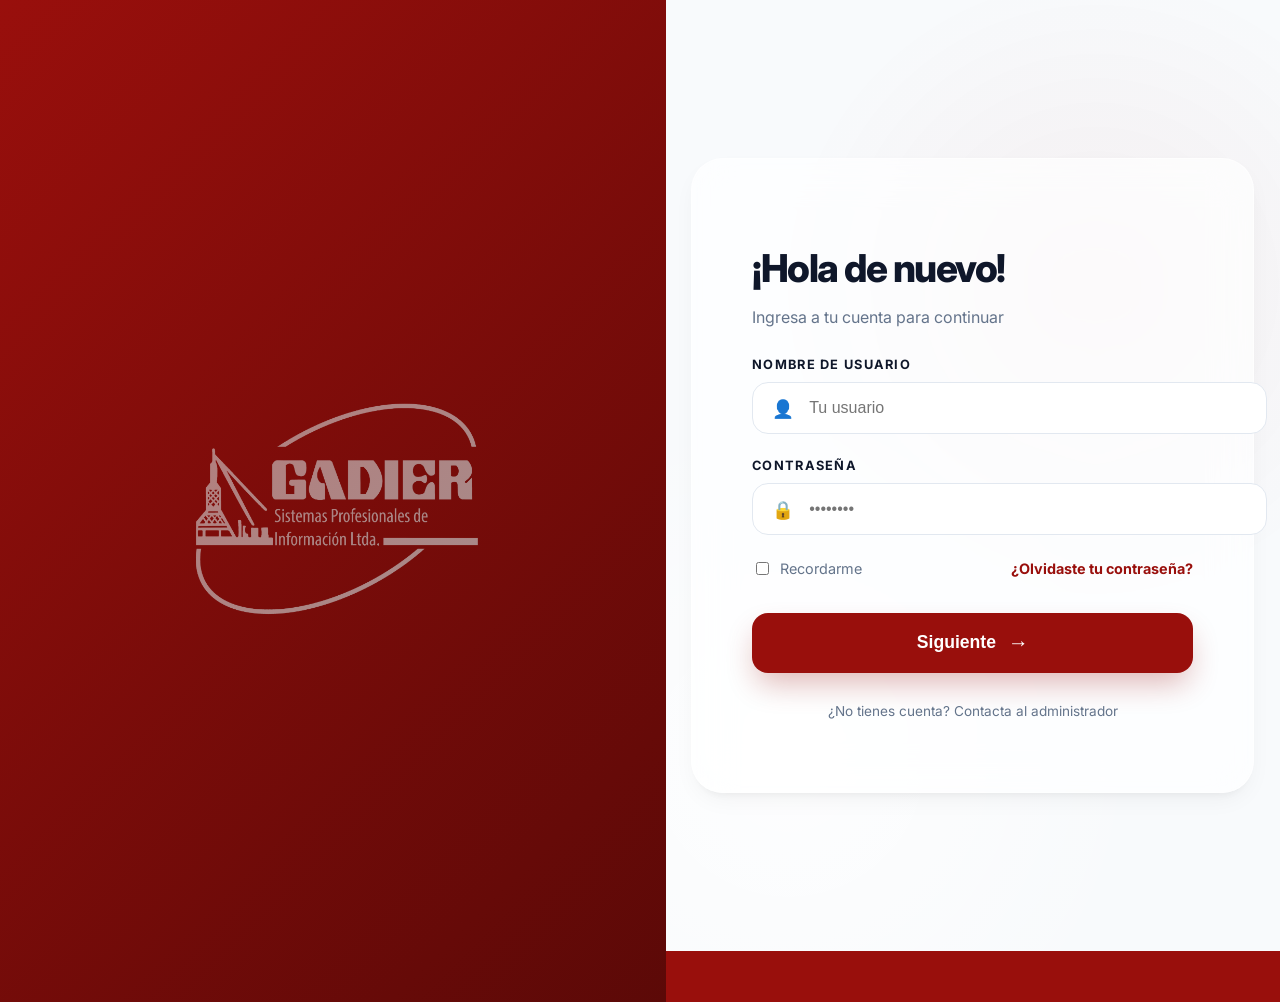
<file: frontend/login.html>
<!DOCTYPE html>
<html lang="es">

<head>
    <meta charset="UTF-8">
    <meta name="viewport" content="width=device-width, initial-scale=1.0">
    <title>Login | GADIER Sistemas</title>
    <link rel="icon" type="image/png" href="assets/img/login_logo_official.png">
    <link href="https://fonts.googleapis.com/css2?family=Inter:wght@300;400;500;600&display=swap" rel="stylesheet">
    <link rel="stylesheet" href="assets/css/login.css">
</head>

<body>
    <div class="login-wrapper">
        <div class="login-visual">
            <div class="visual-overlay"></div>
            <div class="visual-content">
                <!-- Main logo handled via CSS background -->
            </div>
        </div>
        <div class="login-form-container">
            <div class="login-card">
                <div class="login-header">
                    <h1>¡Hola de nuevo!</h1>
                    <p class="subtitle">Ingresa a tu cuenta para continuar</p>
                </div>

                <form id="loginForm" onsubmit="handleLogin(event)">
                    <div class="form-group">
                        <label for="username">Nombre de Usuario</label>
                        <div class="input-wrapper">
                            <span class="input-icon">👤</span>
                            <input type="text" id="username" placeholder="Tu usuario" required>
                        </div>
                    </div>

                    <div class="form-group">
                        <label for="password">Contraseña</label>
                        <div class="input-wrapper">
                            <span class="input-icon">🔒</span>
                            <input type="password" id="password" placeholder="••••••••" required>
                        </div>
                    </div>

                    <div class="form-options">
                        <label class="remember-me">
                            <input type="checkbox"> Recordarme
                        </label>
                        <a href="#" class="forgot-link">¿Olvidaste tu contraseña?</a>
                    </div>

                    <div id="errorMessage" class="error-message" style="display: none;"></div>

                    <button type="submit" class="btn-login">
                        Siguiente <span>→</span>
                    </button>

                    <p class="contact-admin">¿No tienes cuenta? Contacta al administrador</p>
                </form>
            </div>
        </div>
    </div>

    <!-- Load Auth Module -->
    <script src="js/components/auth.js"></script>
    <script>
        // Check if already logged in
        if (sessionStorage.getItem('isAuthenticated')) {
            window.location.href = 'index.html';
        }

        async function handleLogin(e) {
            e.preventDefault();

            const username = document.getElementById('username').value;
            const password = document.getElementById('password').value;
            const errorDiv = document.getElementById('errorMessage');
            const btn = document.querySelector('.btn-login');

            // Estado de carga
            const originalBtnContent = btn.innerHTML;
            btn.innerHTML = '⌛ Validando...';
            btn.disabled = true;
            errorDiv.style.display = 'none';

            try {
                // Usar funcionalidad asíncrona de auth.js
                const result = await login(username, password);

                if (result.success) {
                    // Feedback visual de éxito
                    btn.innerHTML = '✅ ¡Bienvenido!';
                    btn.style.background = '#2e7d32'; // Verde premium

                    // Redirección
                    setTimeout(() => {
                        window.location.href = 'index.html';
                    }, 800);
                } else {
                    errorDiv.textContent = result.error;
                    errorDiv.style.display = 'block';

                    // Restaurar botón
                    btn.innerHTML = originalBtnContent;
                    btn.disabled = false;

                    // Animación de error
                    const card = document.querySelector('.login-card');
                    card.classList.add('shake');
                    setTimeout(() => card.classList.remove('shake'), 500);
                }
            } catch (error) {
                errorDiv.textContent = 'Ocurrió un error inesperado al conectar con el servidor.';
                errorDiv.style.display = 'block';
                btn.innerHTML = originalBtnContent;
                btn.disabled = false;
            }
        }
    </script>
</body>

</html>
</file>
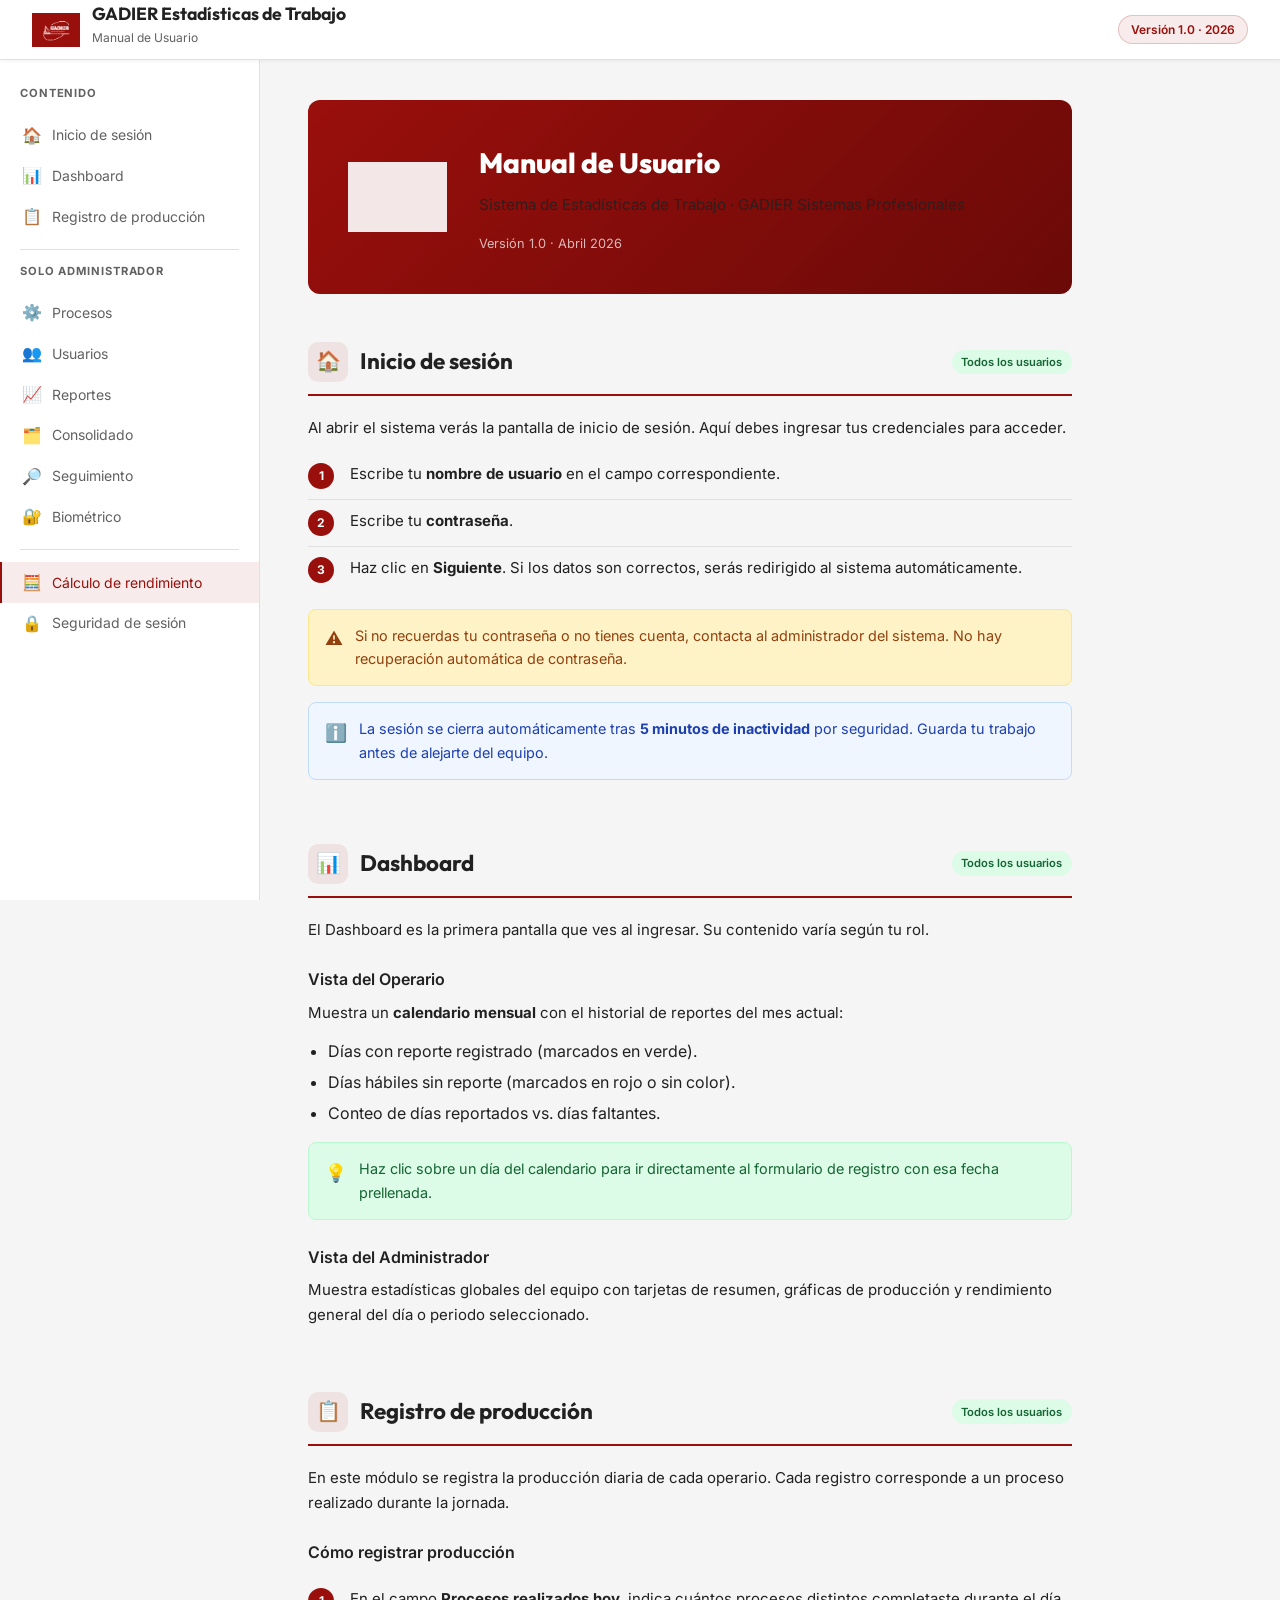
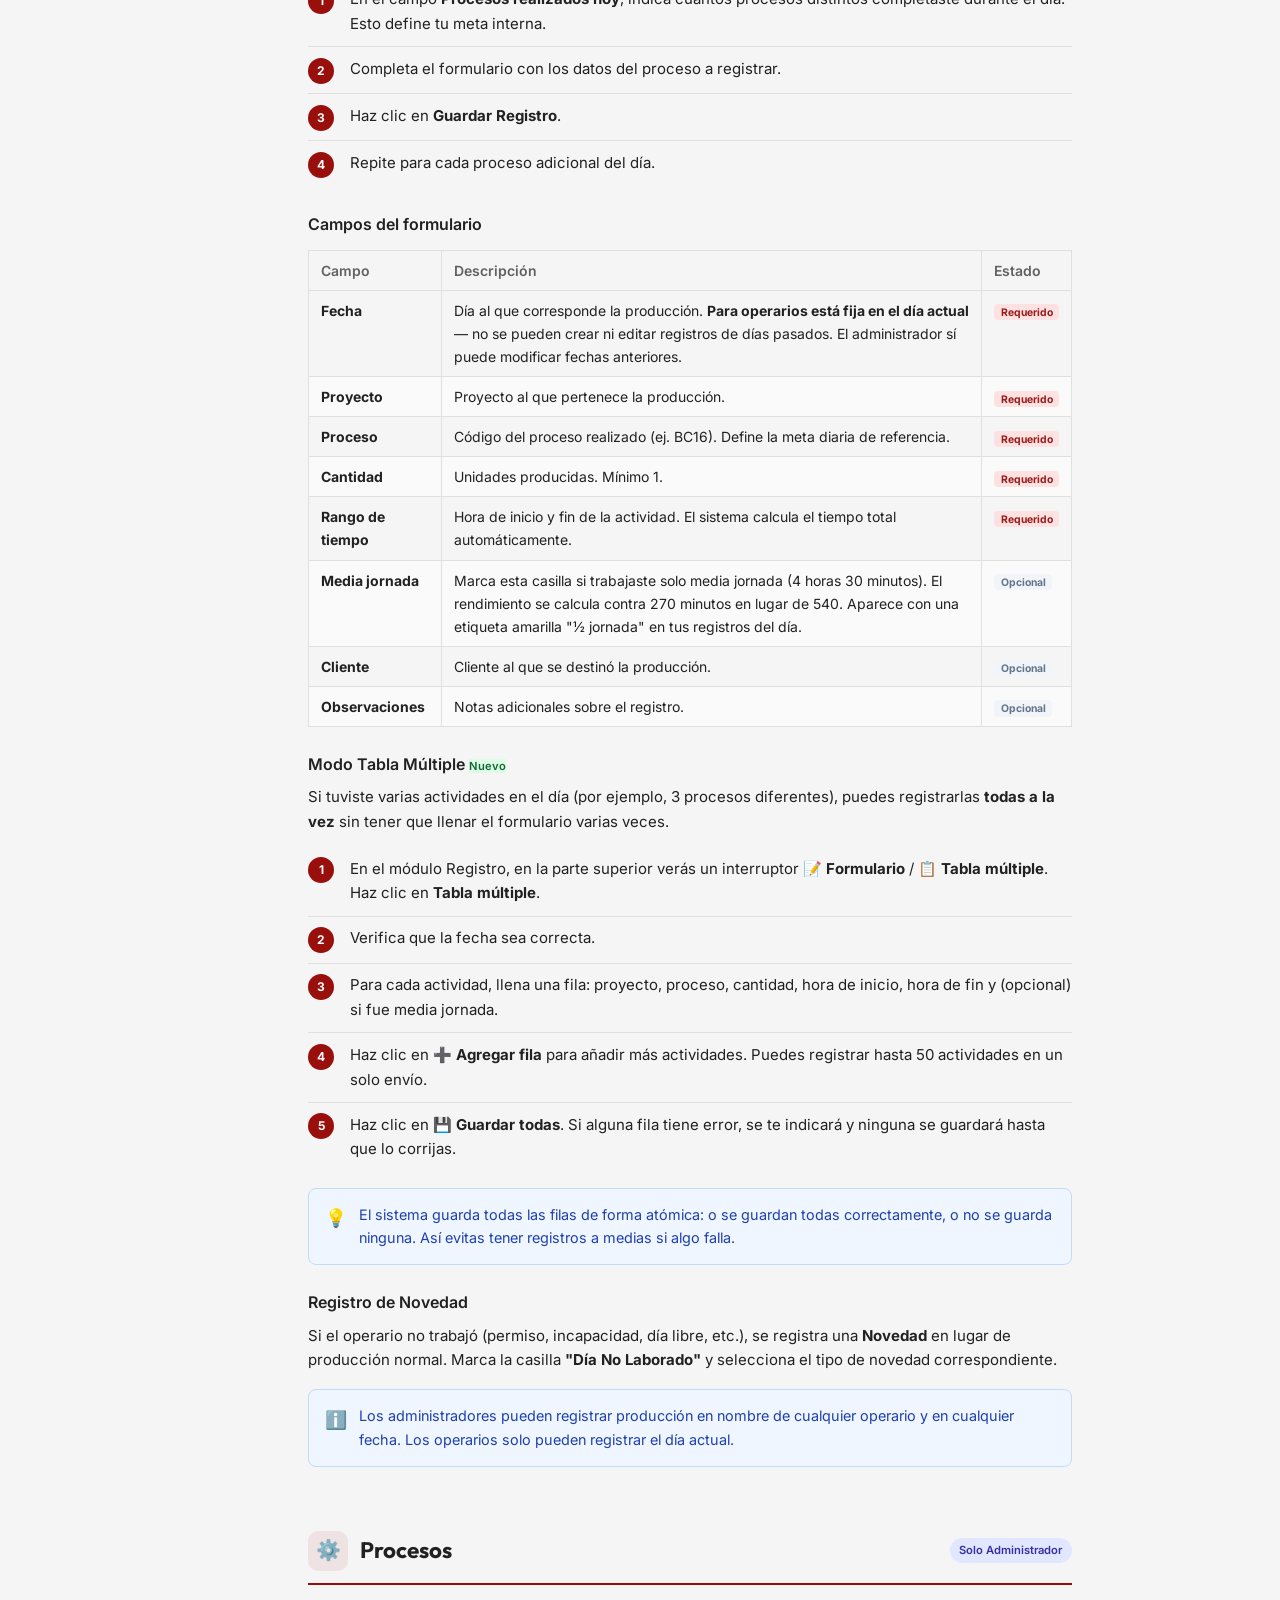
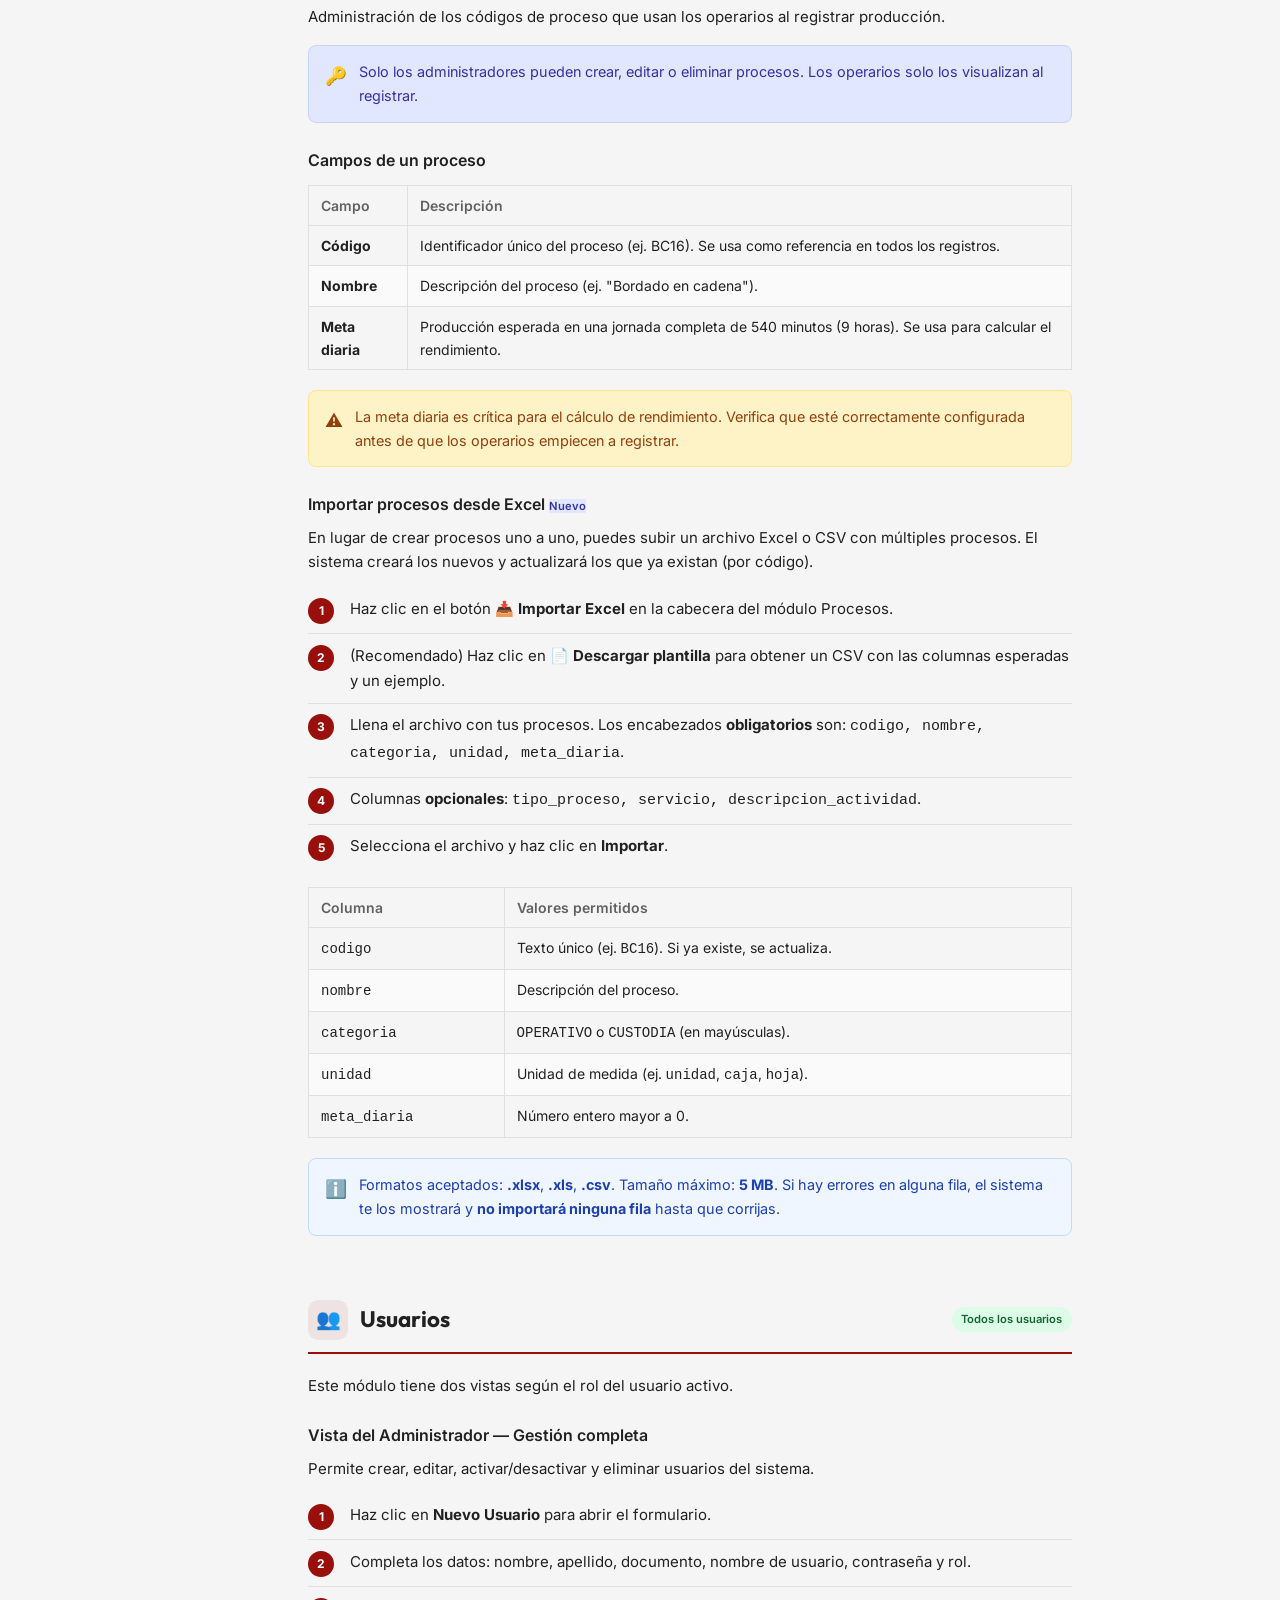
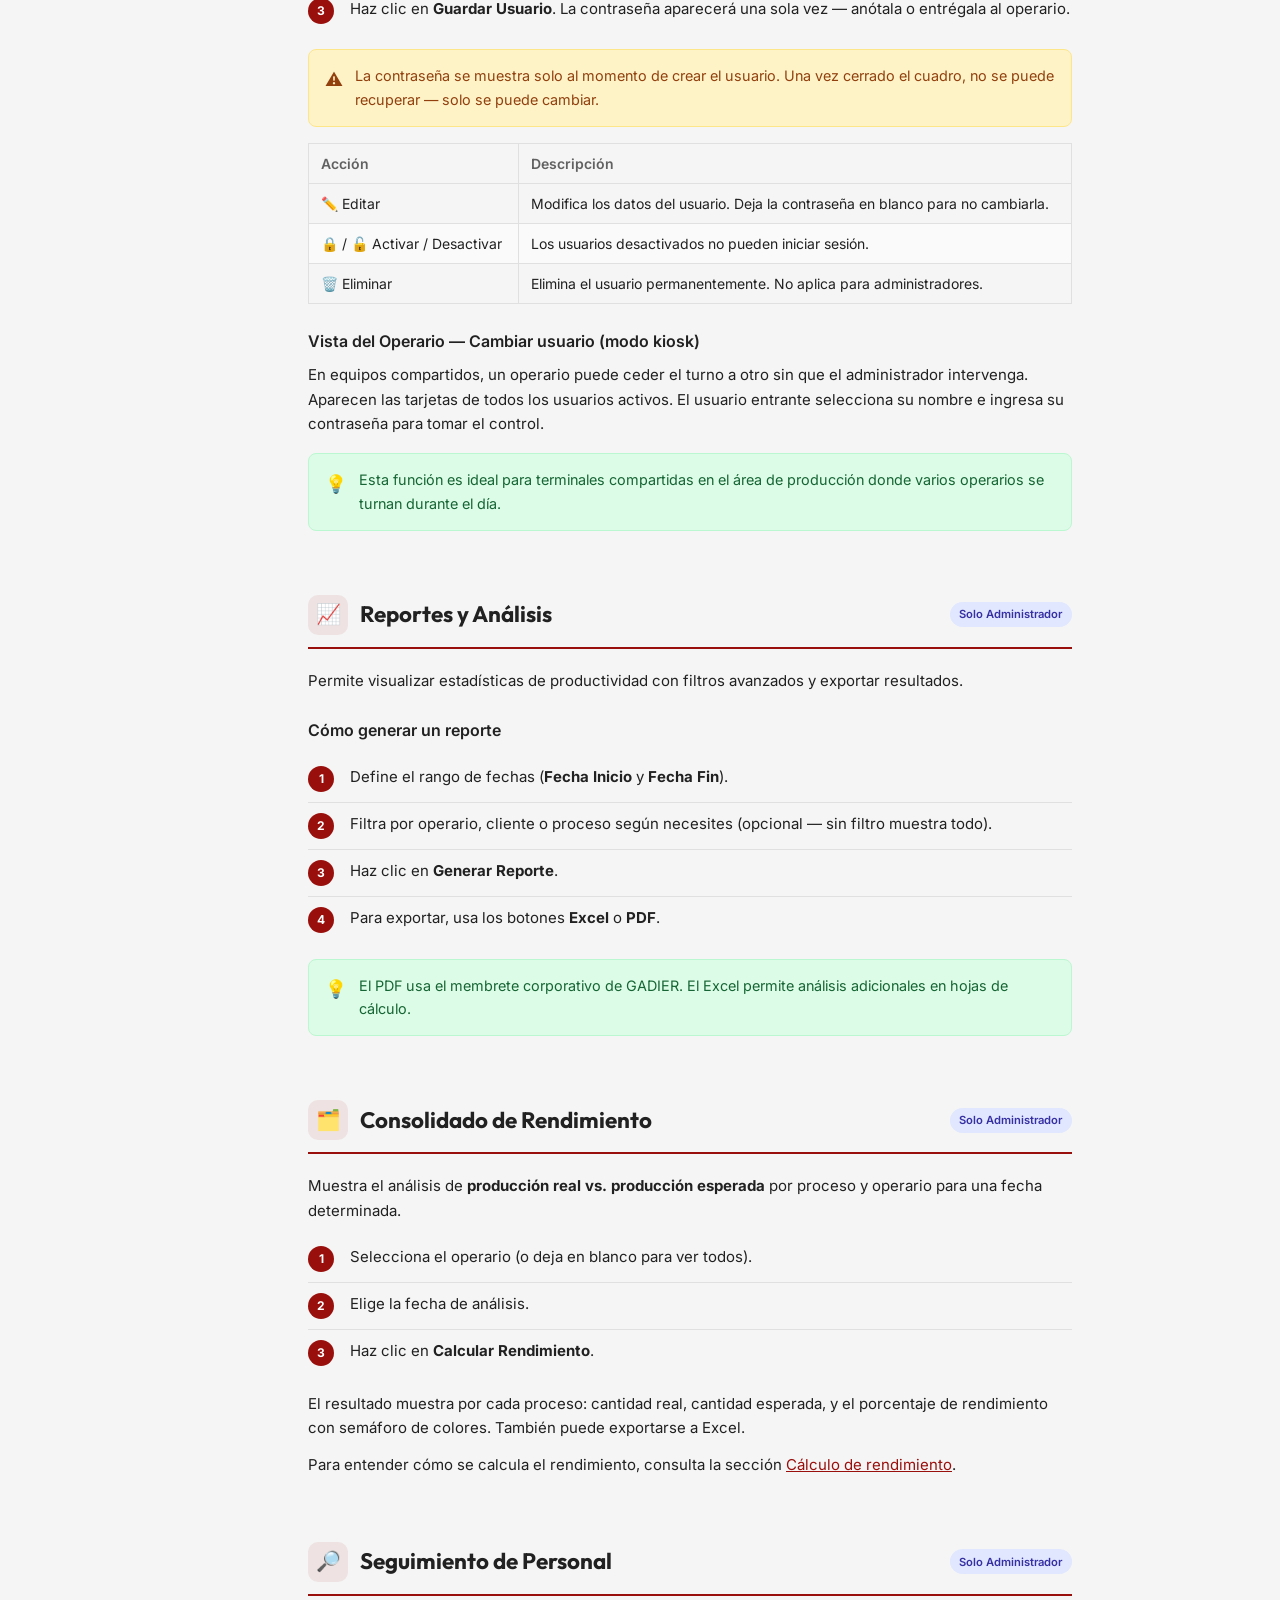
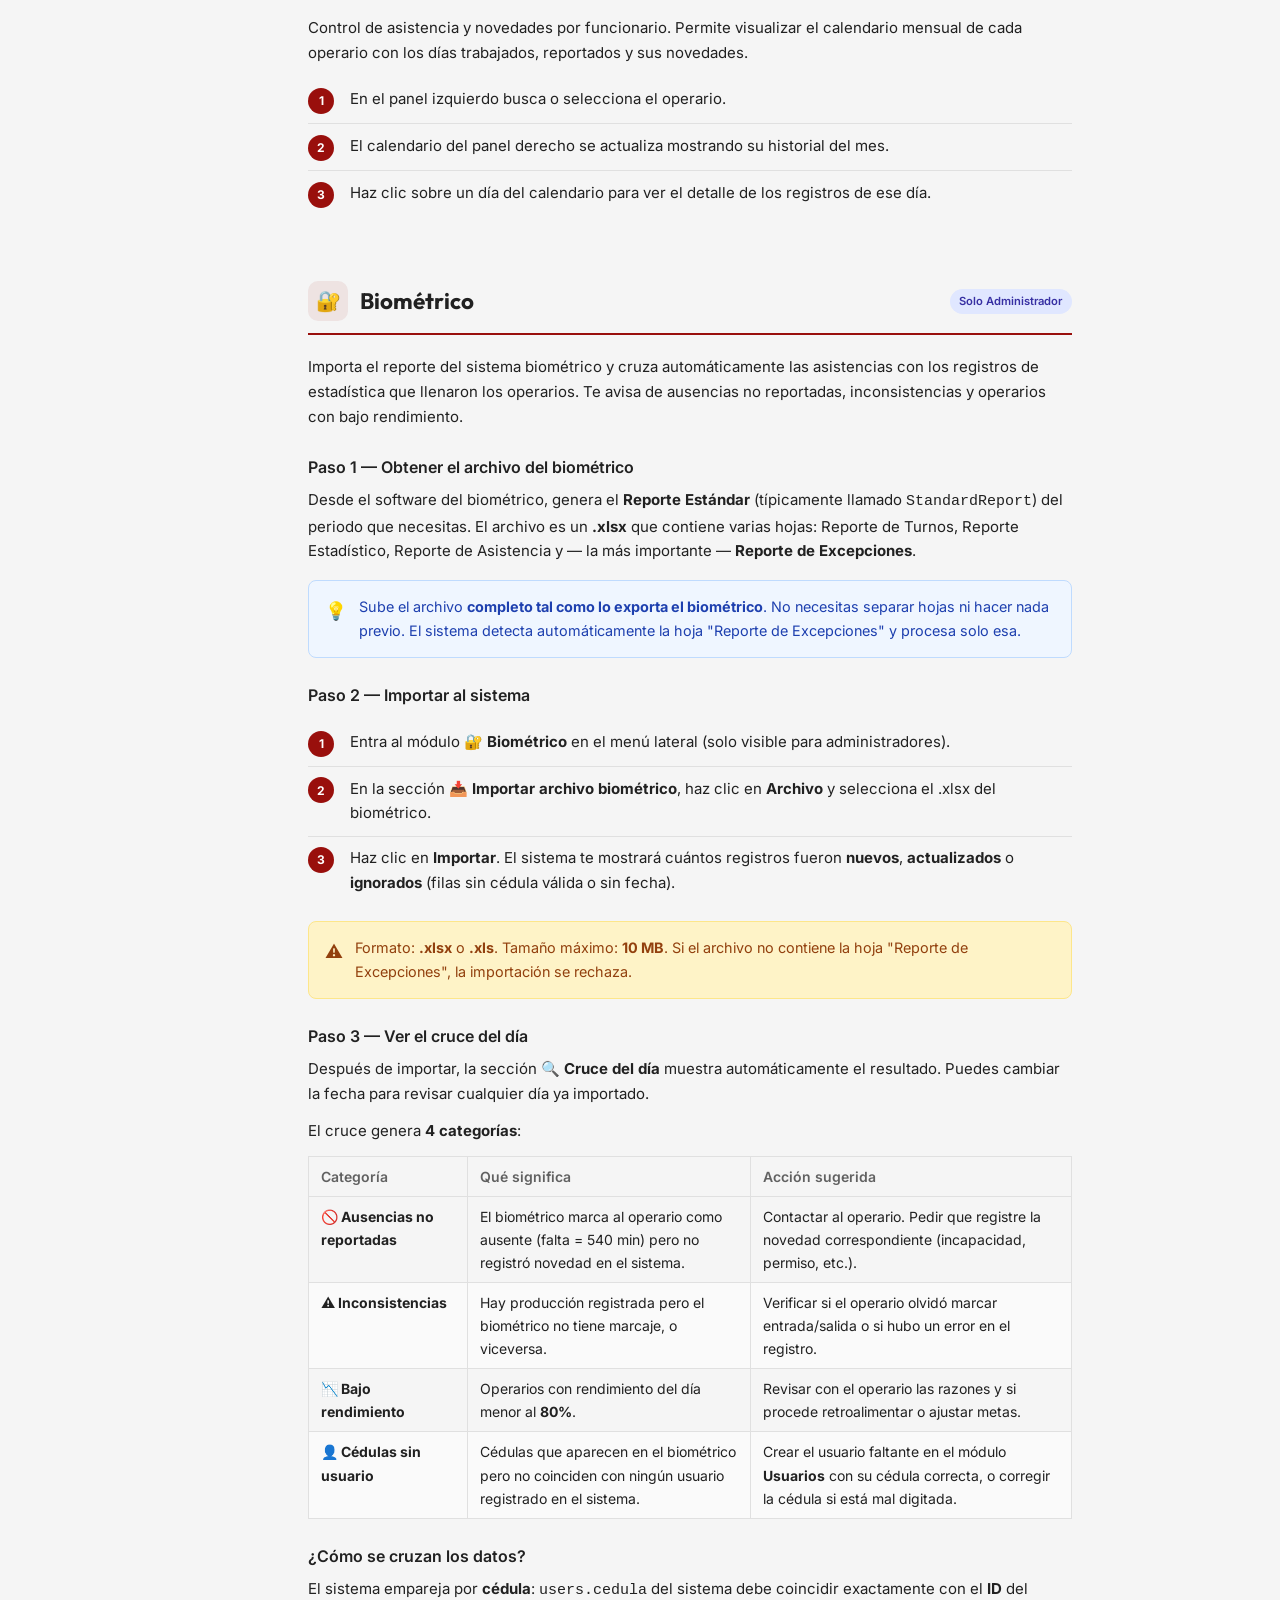
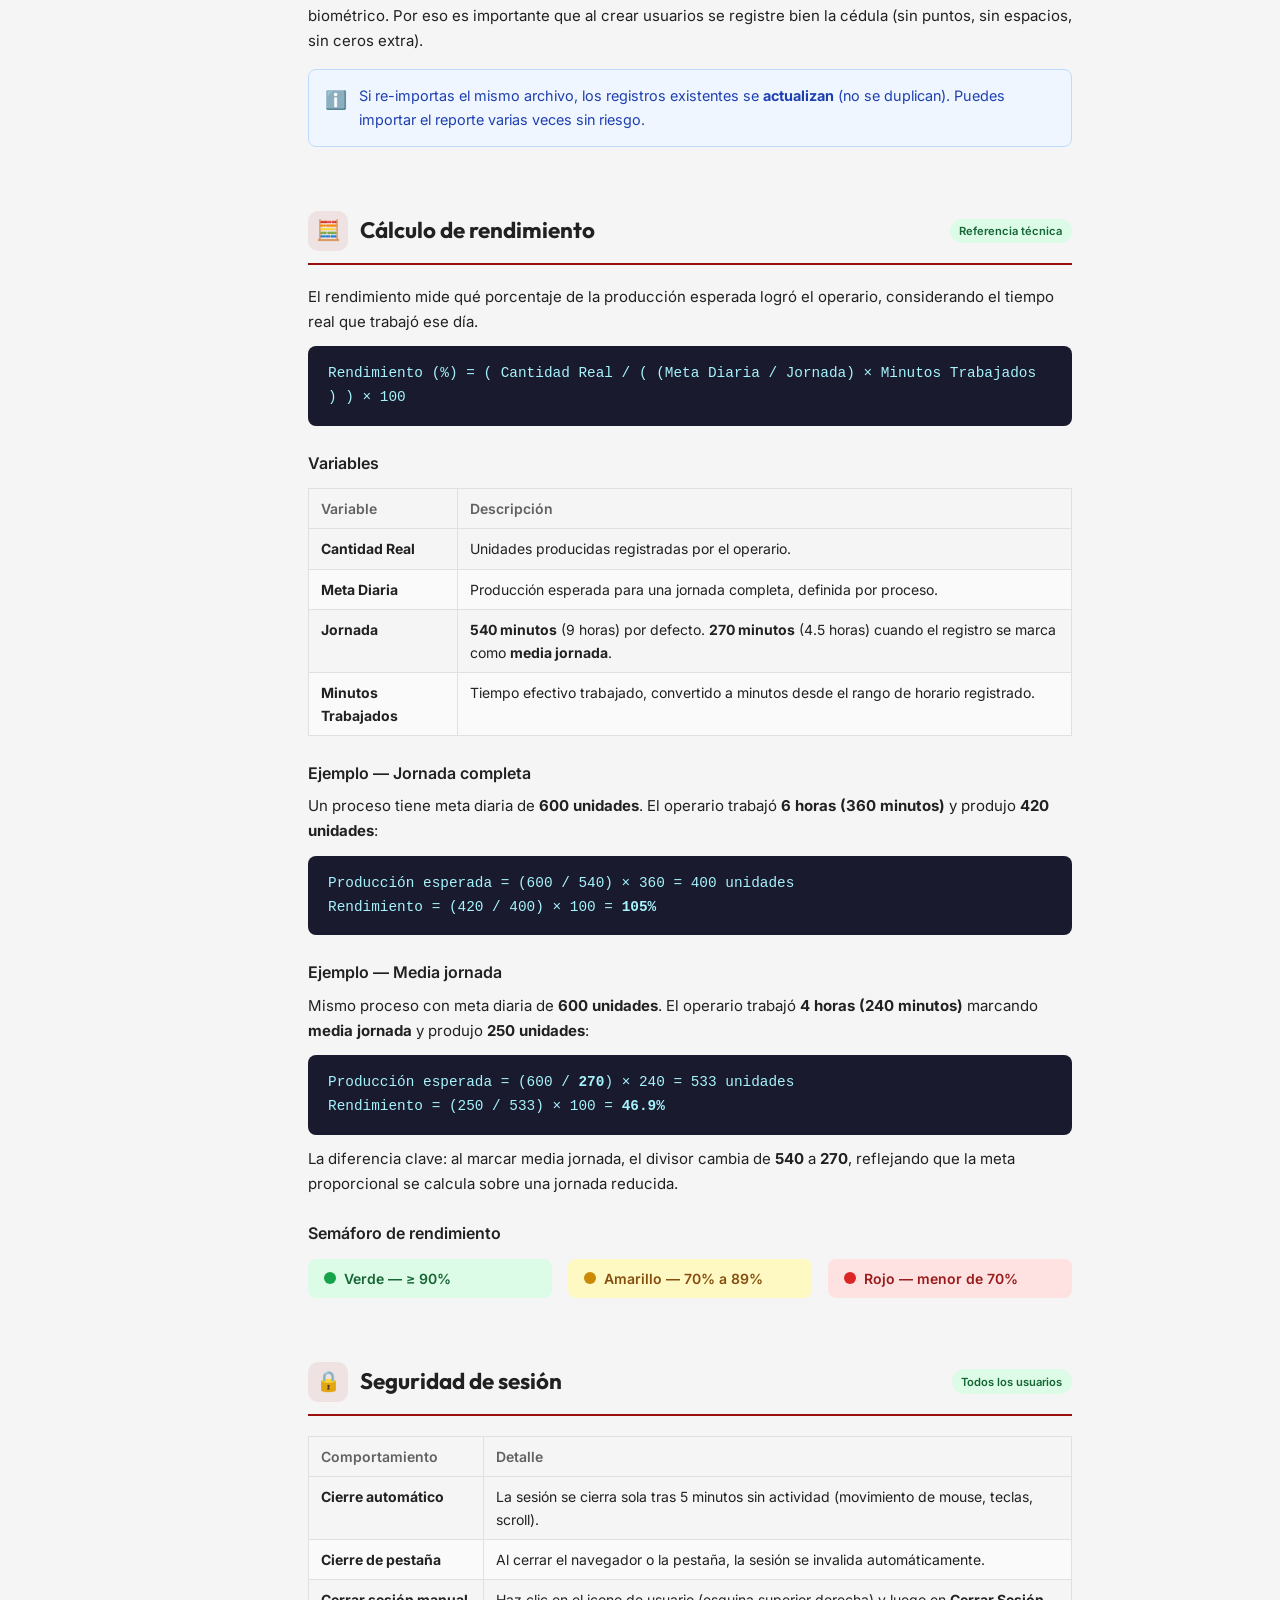
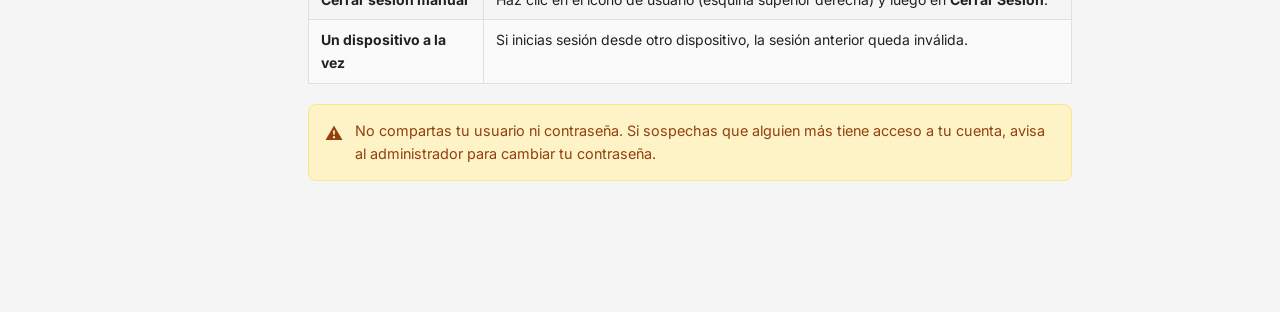
<file: frontend/manual.html>
<!DOCTYPE html>
<html lang="es">

<head>
    <meta charset="UTF-8">
    <meta name="viewport" content="width=device-width, initial-scale=1.0">
    <title>Manual de Usuario | GADIER Estadísticas</title>
    <link rel="icon" type="image/png" href="assets/img/login_logo_official.png">
    <link rel="preconnect" href="https://fonts.googleapis.com">
    <link rel="preconnect" href="https://fonts.gstatic.com" crossorigin>
    <link href="https://fonts.googleapis.com/css2?family=Outfit:wght@400;500;600;700;800&family=Inter:wght@300;400;500;600;700&display=swap" rel="stylesheet">
    <style>
        * { margin: 0; padding: 0; box-sizing: border-box; }

        :root {
            --red: #990F0C;
            --red-light: rgba(153,15,12,0.08);
            --red-border: rgba(153,15,12,0.2);
            --text: #212121;
            --text-secondary: #616161;
            --border: #e0e0e0;
            --bg: #f5f5f5;
            --white: #ffffff;
            --success: #166534;
            --success-bg: #dcfce7;
            --warning: #92400e;
            --warning-bg: #fef3c7;
            --sidebar-w: 260px;
        }

        body {
            font-family: 'Inter', sans-serif;
            color: var(--text);
            background: var(--bg);
            line-height: 1.65;
        }

        /* ── Header ── */
        .header {
            position: fixed; top: 0; left: 0; right: 0; z-index: 100;
            background: var(--white);
            border-bottom: 1px solid var(--border);
            box-shadow: 0 1px 4px rgba(0,0,0,0.06);
            padding: 0 2rem;
            height: 60px;
            display: flex; align-items: center; justify-content: space-between;
        }
        .header-brand { display: flex; align-items: center; gap: 0.75rem; }
        .header-brand img { height: 34px; }
        .header-brand h1 { font-family: 'Outfit', sans-serif; font-size: 1.1rem; font-weight: 700; color: var(--text); }
        .header-brand p { font-size: 0.75rem; color: var(--text-secondary); }
        .header-badge {
            background: var(--red-light); color: var(--red);
            border: 1px solid var(--red-border);
            font-size: 0.75rem; font-weight: 600;
            padding: 0.25rem 0.75rem; border-radius: 20px;
        }

        /* ── Layout ── */
        .layout { display: flex; padding-top: 60px; min-height: 100vh; }

        /* ── Sidebar TOC ── */
        .toc {
            width: var(--sidebar-w);
            position: fixed; top: 60px; left: 0; bottom: 0;
            overflow-y: auto;
            background: var(--white);
            border-right: 1px solid var(--border);
            padding: 1.5rem 0;
        }
        .toc-title {
            font-size: 0.7rem; font-weight: 700; letter-spacing: 0.08em;
            color: var(--text-secondary); text-transform: uppercase;
            padding: 0 1.25rem; margin-bottom: 0.75rem;
        }
        .toc a {
            display: flex; align-items: center; gap: 0.6rem;
            padding: 0.45rem 1.25rem;
            font-size: 0.875rem; color: var(--text-secondary);
            text-decoration: none; transition: all 0.15s;
            border-left: 2px solid transparent;
        }
        .toc a:hover, .toc a.active {
            color: var(--red); background: var(--red-light);
            border-left-color: var(--red);
        }
        .toc .toc-icon { font-size: 1rem; width: 20px; text-align: center; }
        .toc-sep { height: 1px; background: var(--border); margin: 0.75rem 1.25rem; }

        /* ── Main content ── */
        .content {
            margin-left: var(--sidebar-w);
            flex: 1; padding: 2.5rem 3rem 5rem;
            max-width: 860px;
        }

        /* ── Sections ── */
        .section { margin-bottom: 4rem; scroll-margin-top: 80px; }

        .section-header {
            display: flex; align-items: center; gap: 0.75rem;
            margin-bottom: 1.25rem; padding-bottom: 0.75rem;
            border-bottom: 2px solid var(--red);
        }
        .section-icon {
            width: 40px; height: 40px; border-radius: 10px;
            background: var(--red-light); color: var(--red);
            display: flex; align-items: center; justify-content: center;
            font-size: 1.25rem; flex-shrink: 0;
        }
        .section-header h2 {
            font-family: 'Outfit', sans-serif;
            font-size: 1.4rem; font-weight: 700; color: var(--text);
        }
        .section-header .role-tag {
            margin-left: auto; font-size: 0.7rem; font-weight: 600;
            padding: 0.2rem 0.6rem; border-radius: 20px;
        }
        .role-all { background: var(--success-bg); color: var(--success); }
        .role-admin { background: #e0e7ff; color: #3730a3; }

        h3 { font-size: 1rem; font-weight: 600; margin: 1.5rem 0 0.5rem; color: var(--text); }
        p { margin-bottom: 0.75rem; color: var(--text); font-size: 0.9375rem; }

        /* ── Callouts ── */
        .callout {
            border-radius: 8px; padding: 0.875rem 1rem;
            margin: 1rem 0; font-size: 0.9rem;
            display: flex; gap: 0.75rem; align-items: flex-start;
        }
        .callout-icon { font-size: 1.1rem; flex-shrink: 0; margin-top: 0.05rem; }
        .callout-info { background: #eff6ff; border: 1px solid #bfdbfe; color: #1e40af; }
        .callout-tip { background: var(--success-bg); border: 1px solid #bbf7d0; color: var(--success); }
        .callout-warn { background: var(--warning-bg); border: 1px solid #fde68a; color: var(--warning); }
        .callout-admin { background: #e0e7ff; border: 1px solid #c7d2fe; color: #3730a3; }

        /* ── Steps ── */
        .steps { list-style: none; margin: 0.75rem 0 1rem; }
        .steps li {
            display: flex; gap: 1rem; align-items: flex-start;
            padding: 0.6rem 0; border-bottom: 1px solid var(--border);
            font-size: 0.9375rem;
        }
        .steps li:last-child { border-bottom: none; }
        .step-num {
            width: 26px; height: 26px; border-radius: 50%;
            background: var(--red); color: white;
            font-size: 0.75rem; font-weight: 700;
            display: flex; align-items: center; justify-content: center;
            flex-shrink: 0; margin-top: 0.05rem;
        }

        /* ── Field descriptions ── */
        .field-table { width: 100%; border-collapse: collapse; margin: 0.75rem 0 1.25rem; font-size: 0.875rem; }
        .field-table th {
            background: var(--bg); text-align: left;
            padding: 0.5rem 0.75rem; font-weight: 600;
            border: 1px solid var(--border); color: var(--text-secondary);
        }
        .field-table td {
            padding: 0.5rem 0.75rem; border: 1px solid var(--border);
            vertical-align: top;
        }
        .field-table tr:nth-child(even) td { background: #fafafa; }
        .badge-req {
            font-size: 0.65rem; font-weight: 700; padding: 0.1rem 0.4rem;
            border-radius: 4px; background: #fee2e2; color: #991b1b;
        }
        .badge-opt {
            font-size: 0.65rem; font-weight: 700; padding: 0.1rem 0.4rem;
            border-radius: 4px; background: #f1f5f9; color: #64748b;
        }

        /* ── Semáforo ── */
        .semaforo { display: flex; gap: 1rem; margin: 0.75rem 0 1rem; flex-wrap: wrap; }
        .sema-item {
            display: flex; align-items: center; gap: 0.5rem;
            padding: 0.5rem 1rem; border-radius: 8px;
            font-size: 0.875rem; font-weight: 600; flex: 1; min-width: 160px;
        }
        .sema-verde { background: #dcfce7; color: #166534; }
        .sema-amarillo { background: #fef9c3; color: #854d0e; }
        .sema-rojo { background: #fee2e2; color: #991b1b; }
        .sema-dot { width: 12px; height: 12px; border-radius: 50%; flex-shrink: 0; }
        .sema-verde .sema-dot { background: #16a34a; }
        .sema-amarillo .sema-dot { background: #ca8a04; }
        .sema-rojo .sema-dot { background: #dc2626; }

        /* ── Formula box ── */
        .formula-box {
            background: #1a1a2e; color: #a5f3fc;
            border-radius: 8px; padding: 1rem 1.25rem;
            font-family: 'Courier New', monospace; font-size: 0.9rem;
            margin: 0.75rem 0;
        }

        /* ── Cover ── */
        .cover {
            background: linear-gradient(135deg, #990F0C 0%, #6b0a08 100%);
            border-radius: 12px; padding: 2.5rem;
            color: white; margin-bottom: 3rem;
            display: flex; align-items: center; gap: 2rem;
        }
        .cover img { height: 70px; filter: brightness(0) invert(1); opacity: 0.9; }
        .cover h1 { font-family: 'Outfit', sans-serif; font-size: 1.75rem; font-weight: 800; }
        .cover p { opacity: 0.85; font-size: 0.95rem; margin-top: 0.35rem; }
        .cover-meta { margin-top: 1rem; font-size: 0.8rem; opacity: 0.7; }

        @media (max-width: 768px) {
            .toc { display: none; }
            .content { margin-left: 0; padding: 1.5rem; }
        }
    </style>
</head>

<body>

<header class="header">
    <div class="header-brand">
        <img src="assets/img/login_logo_official.png" alt="GADIER">
        <div>
            <h1>GADIER Estadísticas de Trabajo</h1>
            <p>Manual de Usuario</p>
        </div>
    </div>
    <span class="header-badge">Versión 1.0 · 2026</span>
</header>

<div class="layout">

    <!-- Tabla de contenidos -->
    <nav class="toc">
        <div class="toc-title">Contenido</div>
        <a href="#inicio" class="toc-link"><span class="toc-icon">🏠</span> Inicio de sesión</a>
        <a href="#dashboard" class="toc-link"><span class="toc-icon">📊</span> Dashboard</a>
        <a href="#registro" class="toc-link"><span class="toc-icon">📋</span> Registro de producción</a>
        <div class="toc-sep"></div>
        <div class="toc-title" style="margin-top:0.5rem">Solo Administrador</div>
        <a href="#procesos" class="toc-link"><span class="toc-icon">⚙️</span> Procesos</a>
        <a href="#usuarios" class="toc-link"><span class="toc-icon">👥</span> Usuarios</a>
        <a href="#reportes" class="toc-link"><span class="toc-icon">📈</span> Reportes</a>
        <a href="#consolidado" class="toc-link"><span class="toc-icon">🗂️</span> Consolidado</a>
        <a href="#seguimiento" class="toc-link"><span class="toc-icon">🔎</span> Seguimiento</a>
        <a href="#biometrico" class="toc-link"><span class="toc-icon">🔐</span> Biométrico</a>
        <div class="toc-sep"></div>
        <a href="#rendimiento" class="toc-link"><span class="toc-icon">🧮</span> Cálculo de rendimiento</a>
        <a href="#sesion" class="toc-link"><span class="toc-icon">🔒</span> Seguridad de sesión</a>
    </nav>

    <!-- Contenido principal -->
    <main class="content">

        <!-- Cover -->
        <div class="cover">
            <img src="assets/img/login_logo_official.png" alt="GADIER">
            <div>
                <h1>Manual de Usuario</h1>
                <p>Sistema de Estadísticas de Trabajo · GADIER Sistemas Profesionales</p>
                <div class="cover-meta">Versión 1.0 · Abril 2026</div>
            </div>
        </div>

        <!-- ══════════ INICIO DE SESIÓN ══════════ -->
        <section class="section" id="inicio">
            <div class="section-header">
                <div class="section-icon">🏠</div>
                <h2>Inicio de sesión</h2>
                <span class="role-tag role-all">Todos los usuarios</span>
            </div>

            <p>Al abrir el sistema verás la pantalla de inicio de sesión. Aquí debes ingresar tus credenciales para acceder.</p>

            <ol class="steps">
                <li><span class="step-num">1</span><span>Escribe tu <strong>nombre de usuario</strong> en el campo correspondiente.</span></li>
                <li><span class="step-num">2</span><span>Escribe tu <strong>contraseña</strong>.</span></li>
                <li><span class="step-num">3</span><span>Haz clic en <strong>Siguiente</strong>. Si los datos son correctos, serás redirigido al sistema automáticamente.</span></li>
            </ol>

            <div class="callout callout-warn">
                <span class="callout-icon">⚠️</span>
                <span>Si no recuerdas tu contraseña o no tienes cuenta, contacta al administrador del sistema. No hay recuperación automática de contraseña.</span>
            </div>

            <div class="callout callout-info">
                <span class="callout-icon">ℹ️</span>
                <span>La sesión se cierra automáticamente tras <strong>5 minutos de inactividad</strong> por seguridad. Guarda tu trabajo antes de alejarte del equipo.</span>
            </div>
        </section>

        <!-- ══════════ DASHBOARD ══════════ -->
        <section class="section" id="dashboard">
            <div class="section-header">
                <div class="section-icon">📊</div>
                <h2>Dashboard</h2>
                <span class="role-tag role-all">Todos los usuarios</span>
            </div>

            <p>El Dashboard es la primera pantalla que ves al ingresar. Su contenido varía según tu rol.</p>

            <h3>Vista del Operario</h3>
            <p>Muestra un <strong>calendario mensual</strong> con el historial de reportes del mes actual:</p>
            <ul style="margin-left: 1.25rem; margin-bottom: 0.75rem;">
                <li style="margin-bottom:0.3rem">Días con reporte registrado (marcados en verde).</li>
                <li style="margin-bottom:0.3rem">Días hábiles sin reporte (marcados en rojo o sin color).</li>
                <li>Conteo de días reportados vs. días faltantes.</li>
            </ul>
            <div class="callout callout-tip">
                <span class="callout-icon">💡</span>
                <span>Haz clic sobre un día del calendario para ir directamente al formulario de registro con esa fecha prellenada.</span>
            </div>

            <h3>Vista del Administrador</h3>
            <p>Muestra estadísticas globales del equipo con tarjetas de resumen, gráficas de producción y rendimiento general del día o periodo seleccionado.</p>
        </section>

        <!-- ══════════ REGISTRO ══════════ -->
        <section class="section" id="registro">
            <div class="section-header">
                <div class="section-icon">📋</div>
                <h2>Registro de producción</h2>
                <span class="role-tag role-all">Todos los usuarios</span>
            </div>

            <p>En este módulo se registra la producción diaria de cada operario. Cada registro corresponde a un proceso realizado durante la jornada.</p>

            <h3>Cómo registrar producción</h3>
            <ol class="steps">
                <li><span class="step-num">1</span><span>En el campo <strong>Procesos realizados hoy</strong>, indica cuántos procesos distintos completaste durante el día. Esto define tu meta interna.</span></li>
                <li><span class="step-num">2</span><span>Completa el formulario con los datos del proceso a registrar.</span></li>
                <li><span class="step-num">3</span><span>Haz clic en <strong>Guardar Registro</strong>.</span></li>
                <li><span class="step-num">4</span><span>Repite para cada proceso adicional del día.</span></li>
            </ol>

            <h3>Campos del formulario</h3>
            <table class="field-table">
                <thead>
                    <tr>
                        <th>Campo</th>
                        <th>Descripción</th>
                        <th>Estado</th>
                    </tr>
                </thead>
                <tbody>
                    <tr>
                        <td><strong>Fecha</strong></td>
                        <td>Día al que corresponde la producción. <strong>Para operarios está fija en el día actual</strong> — no se pueden crear ni editar registros de días pasados. El administrador sí puede modificar fechas anteriores.</td>
                        <td><span class="badge-req">Requerido</span></td>
                    </tr>
                    <tr>
                        <td><strong>Proyecto</strong></td>
                        <td>Proyecto al que pertenece la producción.</td>
                        <td><span class="badge-req">Requerido</span></td>
                    </tr>
                    <tr>
                        <td><strong>Proceso</strong></td>
                        <td>Código del proceso realizado (ej. BC16). Define la meta diaria de referencia.</td>
                        <td><span class="badge-req">Requerido</span></td>
                    </tr>
                    <tr>
                        <td><strong>Cantidad</strong></td>
                        <td>Unidades producidas. Mínimo 1.</td>
                        <td><span class="badge-req">Requerido</span></td>
                    </tr>
                    <tr>
                        <td><strong>Rango de tiempo</strong></td>
                        <td>Hora de inicio y fin de la actividad. El sistema calcula el tiempo total automáticamente.</td>
                        <td><span class="badge-req">Requerido</span></td>
                    </tr>
                    <tr>
                        <td><strong>Media jornada</strong></td>
                        <td>Marca esta casilla si trabajaste solo media jornada (4 horas 30 minutos). El rendimiento se calcula contra 270 minutos en lugar de 540. Aparece con una etiqueta amarilla "½ jornada" en tus registros del día.</td>
                        <td><span class="badge-opt">Opcional</span></td>
                    </tr>
                    <tr>
                        <td><strong>Cliente</strong></td>
                        <td>Cliente al que se destinó la producción.</td>
                        <td><span class="badge-opt">Opcional</span></td>
                    </tr>
                    <tr>
                        <td><strong>Observaciones</strong></td>
                        <td>Notas adicionales sobre el registro.</td>
                        <td><span class="badge-opt">Opcional</span></td>
                    </tr>
                </tbody>
            </table>

            <h3>Modo Tabla Múltiple <span class="role-tag role-all" style="font-size: 0.7rem;">Nuevo</span></h3>
            <p>Si tuviste varias actividades en el día (por ejemplo, 3 procesos diferentes), puedes registrarlas <strong>todas a la vez</strong> sin tener que llenar el formulario varias veces.</p>

            <ol class="steps">
                <li><span class="step-num">1</span><span>En el módulo Registro, en la parte superior verás un interruptor <strong>📝 Formulario</strong> / <strong>📋 Tabla múltiple</strong>. Haz clic en <strong>Tabla múltiple</strong>.</span></li>
                <li><span class="step-num">2</span><span>Verifica que la fecha sea correcta.</span></li>
                <li><span class="step-num">3</span><span>Para cada actividad, llena una fila: proyecto, proceso, cantidad, hora de inicio, hora de fin y (opcional) si fue media jornada.</span></li>
                <li><span class="step-num">4</span><span>Haz clic en <strong>➕ Agregar fila</strong> para añadir más actividades. Puedes registrar hasta 50 actividades en un solo envío.</span></li>
                <li><span class="step-num">5</span><span>Haz clic en <strong>💾 Guardar todas</strong>. Si alguna fila tiene error, se te indicará y ninguna se guardará hasta que lo corrijas.</span></li>
            </ol>

            <div class="callout callout-info">
                <span class="callout-icon">💡</span>
                <span>El sistema guarda todas las filas de forma atómica: o se guardan todas correctamente, o no se guarda ninguna. Así evitas tener registros a medias si algo falla.</span>
            </div>

            <h3>Registro de Novedad</h3>
            <p>Si el operario no trabajó (permiso, incapacidad, día libre, etc.), se registra una <strong>Novedad</strong> en lugar de producción normal. Marca la casilla <strong>"Día No Laborado"</strong> y selecciona el tipo de novedad correspondiente.</p>

            <div class="callout callout-info">
                <span class="callout-icon">ℹ️</span>
                <span>Los administradores pueden registrar producción en nombre de cualquier operario y en cualquier fecha. Los operarios solo pueden registrar el día actual.</span>
            </div>
        </section>

        <!-- ══════════ PROCESOS ══════════ -->
        <section class="section" id="procesos">
            <div class="section-header">
                <div class="section-icon">⚙️</div>
                <h2>Procesos</h2>
                <span class="role-tag role-admin">Solo Administrador</span>
            </div>

            <p>Administración de los códigos de proceso que usan los operarios al registrar producción.</p>

            <div class="callout callout-admin">
                <span class="callout-icon">🔑</span>
                <span>Solo los administradores pueden crear, editar o eliminar procesos. Los operarios solo los visualizan al registrar.</span>
            </div>

            <h3>Campos de un proceso</h3>
            <table class="field-table">
                <thead>
                    <tr><th>Campo</th><th>Descripción</th></tr>
                </thead>
                <tbody>
                    <tr>
                        <td><strong>Código</strong></td>
                        <td>Identificador único del proceso (ej. BC16). Se usa como referencia en todos los registros.</td>
                    </tr>
                    <tr>
                        <td><strong>Nombre</strong></td>
                        <td>Descripción del proceso (ej. "Bordado en cadena").</td>
                    </tr>
                    <tr>
                        <td><strong>Meta diaria</strong></td>
                        <td>Producción esperada en una jornada completa de 540 minutos (9 horas). Se usa para calcular el rendimiento.</td>
                    </tr>
                </tbody>
            </table>

            <div class="callout callout-warn">
                <span class="callout-icon">⚠️</span>
                <span>La meta diaria es crítica para el cálculo de rendimiento. Verifica que esté correctamente configurada antes de que los operarios empiecen a registrar.</span>
            </div>

            <h3>Importar procesos desde Excel <span class="role-tag role-admin" style="font-size: 0.7rem;">Nuevo</span></h3>
            <p>En lugar de crear procesos uno a uno, puedes subir un archivo Excel o CSV con múltiples procesos. El sistema creará los nuevos y actualizará los que ya existan (por código).</p>

            <ol class="steps">
                <li><span class="step-num">1</span><span>Haz clic en el botón <strong>📥 Importar Excel</strong> en la cabecera del módulo Procesos.</span></li>
                <li><span class="step-num">2</span><span>(Recomendado) Haz clic en <strong>📄 Descargar plantilla</strong> para obtener un CSV con las columnas esperadas y un ejemplo.</span></li>
                <li><span class="step-num">3</span><span>Llena el archivo con tus procesos. Los encabezados <strong>obligatorios</strong> son: <code>codigo, nombre, categoria, unidad, meta_diaria</code>.</span></li>
                <li><span class="step-num">4</span><span>Columnas <strong>opcionales</strong>: <code>tipo_proceso, servicio, descripcion_actividad</code>.</span></li>
                <li><span class="step-num">5</span><span>Selecciona el archivo y haz clic en <strong>Importar</strong>.</span></li>
            </ol>

            <table class="field-table">
                <thead>
                    <tr><th>Columna</th><th>Valores permitidos</th></tr>
                </thead>
                <tbody>
                    <tr><td><code>codigo</code></td><td>Texto único (ej. <code>BC16</code>). Si ya existe, se actualiza.</td></tr>
                    <tr><td><code>nombre</code></td><td>Descripción del proceso.</td></tr>
                    <tr><td><code>categoria</code></td><td><code>OPERATIVO</code> o <code>CUSTODIA</code> (en mayúsculas).</td></tr>
                    <tr><td><code>unidad</code></td><td>Unidad de medida (ej. <code>unidad</code>, <code>caja</code>, <code>hoja</code>).</td></tr>
                    <tr><td><code>meta_diaria</code></td><td>Número entero mayor a 0.</td></tr>
                </tbody>
            </table>

            <div class="callout callout-info">
                <span class="callout-icon">ℹ️</span>
                <span>Formatos aceptados: <strong>.xlsx</strong>, <strong>.xls</strong>, <strong>.csv</strong>. Tamaño máximo: <strong>5 MB</strong>. Si hay errores en alguna fila, el sistema te los mostrará y <strong>no importará ninguna fila</strong> hasta que corrijas.</span>
            </div>
        </section>

        <!-- ══════════ USUARIOS ══════════ -->
        <section class="section" id="usuarios">
            <div class="section-header">
                <div class="section-icon">👥</div>
                <h2>Usuarios</h2>
                <span class="role-tag role-all">Todos los usuarios</span>
            </div>

            <p>Este módulo tiene dos vistas según el rol del usuario activo.</p>

            <h3>Vista del Administrador — Gestión completa</h3>
            <p>Permite crear, editar, activar/desactivar y eliminar usuarios del sistema.</p>

            <ol class="steps">
                <li><span class="step-num">1</span><span>Haz clic en <strong>Nuevo Usuario</strong> para abrir el formulario.</span></li>
                <li><span class="step-num">2</span><span>Completa los datos: nombre, apellido, documento, nombre de usuario, contraseña y rol.</span></li>
                <li><span class="step-num">3</span><span>Haz clic en <strong>Guardar Usuario</strong>. La contraseña aparecerá una sola vez — anótala o entrégala al operario.</span></li>
            </ol>

            <div class="callout callout-warn">
                <span class="callout-icon">⚠️</span>
                <span>La contraseña se muestra solo al momento de crear el usuario. Una vez cerrado el cuadro, no se puede recuperar — solo se puede cambiar.</span>
            </div>

            <table class="field-table" style="margin-top:0.75rem">
                <thead>
                    <tr><th>Acción</th><th>Descripción</th></tr>
                </thead>
                <tbody>
                    <tr>
                        <td>✏️ Editar</td>
                        <td>Modifica los datos del usuario. Deja la contraseña en blanco para no cambiarla.</td>
                    </tr>
                    <tr>
                        <td>🔒 / 🔓 Activar / Desactivar</td>
                        <td>Los usuarios desactivados no pueden iniciar sesión.</td>
                    </tr>
                    <tr>
                        <td>🗑️ Eliminar</td>
                        <td>Elimina el usuario permanentemente. No aplica para administradores.</td>
                    </tr>
                </tbody>
            </table>

            <h3>Vista del Operario — Cambiar usuario (modo kiosk)</h3>
            <p>En equipos compartidos, un operario puede ceder el turno a otro sin que el administrador intervenga. Aparecen las tarjetas de todos los usuarios activos. El usuario entrante selecciona su nombre e ingresa su contraseña para tomar el control.</p>

            <div class="callout callout-tip">
                <span class="callout-icon">💡</span>
                <span>Esta función es ideal para terminales compartidas en el área de producción donde varios operarios se turnan durante el día.</span>
            </div>
        </section>

        <!-- ══════════ REPORTES ══════════ -->
        <section class="section" id="reportes">
            <div class="section-header">
                <div class="section-icon">📈</div>
                <h2>Reportes y Análisis</h2>
                <span class="role-tag role-admin">Solo Administrador</span>
            </div>

            <p>Permite visualizar estadísticas de productividad con filtros avanzados y exportar resultados.</p>

            <h3>Cómo generar un reporte</h3>
            <ol class="steps">
                <li><span class="step-num">1</span><span>Define el rango de fechas (<strong>Fecha Inicio</strong> y <strong>Fecha Fin</strong>).</span></li>
                <li><span class="step-num">2</span><span>Filtra por operario, cliente o proceso según necesites (opcional — sin filtro muestra todo).</span></li>
                <li><span class="step-num">3</span><span>Haz clic en <strong>Generar Reporte</strong>.</span></li>
                <li><span class="step-num">4</span><span>Para exportar, usa los botones <strong>Excel</strong> o <strong>PDF</strong>.</span></li>
            </ol>

            <div class="callout callout-tip">
                <span class="callout-icon">💡</span>
                <span>El PDF usa el membrete corporativo de GADIER. El Excel permite análisis adicionales en hojas de cálculo.</span>
            </div>
        </section>

        <!-- ══════════ CONSOLIDADO ══════════ -->
        <section class="section" id="consolidado">
            <div class="section-header">
                <div class="section-icon">🗂️</div>
                <h2>Consolidado de Rendimiento</h2>
                <span class="role-tag role-admin">Solo Administrador</span>
            </div>

            <p>Muestra el análisis de <strong>producción real vs. producción esperada</strong> por proceso y operario para una fecha determinada.</p>

            <ol class="steps">
                <li><span class="step-num">1</span><span>Selecciona el operario (o deja en blanco para ver todos).</span></li>
                <li><span class="step-num">2</span><span>Elige la fecha de análisis.</span></li>
                <li><span class="step-num">3</span><span>Haz clic en <strong>Calcular Rendimiento</strong>.</span></li>
            </ol>

            <p>El resultado muestra por cada proceso: cantidad real, cantidad esperada, y el porcentaje de rendimiento con semáforo de colores. También puede exportarse a Excel.</p>

            <p>Para entender cómo se calcula el rendimiento, consulta la sección <a href="#rendimiento" style="color: var(--red);">Cálculo de rendimiento</a>.</p>
        </section>

        <!-- ══════════ SEGUIMIENTO ══════════ -->
        <section class="section" id="seguimiento">
            <div class="section-header">
                <div class="section-icon">🔎</div>
                <h2>Seguimiento de Personal</h2>
                <span class="role-tag role-admin">Solo Administrador</span>
            </div>

            <p>Control de asistencia y novedades por funcionario. Permite visualizar el calendario mensual de cada operario con los días trabajados, reportados y sus novedades.</p>

            <ol class="steps">
                <li><span class="step-num">1</span><span>En el panel izquierdo busca o selecciona el operario.</span></li>
                <li><span class="step-num">2</span><span>El calendario del panel derecho se actualiza mostrando su historial del mes.</span></li>
                <li><span class="step-num">3</span><span>Haz clic sobre un día del calendario para ver el detalle de los registros de ese día.</span></li>
            </ol>
        </section>

        <!-- ══════════ BIOMÉTRICO ══════════ -->
        <section class="section" id="biometrico">
            <div class="section-header">
                <div class="section-icon">🔐</div>
                <h2>Biométrico</h2>
                <span class="role-tag role-admin">Solo Administrador</span>
            </div>

            <p>Importa el reporte del sistema biométrico y cruza automáticamente las asistencias con los registros de estadística que llenaron los operarios. Te avisa de ausencias no reportadas, inconsistencias y operarios con bajo rendimiento.</p>

            <h3>Paso 1 — Obtener el archivo del biométrico</h3>
            <p>Desde el software del biométrico, genera el <strong>Reporte Estándar</strong> (típicamente llamado <code>StandardReport</code>) del periodo que necesitas. El archivo es un <strong>.xlsx</strong> que contiene varias hojas: Reporte de Turnos, Reporte Estadístico, Reporte de Asistencia y — la más importante — <strong>Reporte de Excepciones</strong>.</p>

            <div class="callout callout-info">
                <span class="callout-icon">💡</span>
                <span>Sube el archivo <strong>completo tal como lo exporta el biométrico</strong>. No necesitas separar hojas ni hacer nada previo. El sistema detecta automáticamente la hoja "Reporte de Excepciones" y procesa solo esa.</span>
            </div>

            <h3>Paso 2 — Importar al sistema</h3>
            <ol class="steps">
                <li><span class="step-num">1</span><span>Entra al módulo <strong>🔐 Biométrico</strong> en el menú lateral (solo visible para administradores).</span></li>
                <li><span class="step-num">2</span><span>En la sección <strong>📥 Importar archivo biométrico</strong>, haz clic en <strong>Archivo</strong> y selecciona el .xlsx del biométrico.</span></li>
                <li><span class="step-num">3</span><span>Haz clic en <strong>Importar</strong>. El sistema te mostrará cuántos registros fueron <strong>nuevos</strong>, <strong>actualizados</strong> o <strong>ignorados</strong> (filas sin cédula válida o sin fecha).</span></li>
            </ol>

            <div class="callout callout-warn">
                <span class="callout-icon">⚠️</span>
                <span>Formato: <strong>.xlsx</strong> o <strong>.xls</strong>. Tamaño máximo: <strong>10 MB</strong>. Si el archivo no contiene la hoja "Reporte de Excepciones", la importación se rechaza.</span>
            </div>

            <h3>Paso 3 — Ver el cruce del día</h3>
            <p>Después de importar, la sección <strong>🔍 Cruce del día</strong> muestra automáticamente el resultado. Puedes cambiar la fecha para revisar cualquier día ya importado.</p>

            <p>El cruce genera <strong>4 categorías</strong>:</p>

            <table class="field-table">
                <thead>
                    <tr><th>Categoría</th><th>Qué significa</th><th>Acción sugerida</th></tr>
                </thead>
                <tbody>
                    <tr>
                        <td><strong>🚫 Ausencias no reportadas</strong></td>
                        <td>El biométrico marca al operario como ausente (falta = 540 min) pero no registró novedad en el sistema.</td>
                        <td>Contactar al operario. Pedir que registre la novedad correspondiente (incapacidad, permiso, etc.).</td>
                    </tr>
                    <tr>
                        <td><strong>⚠️ Inconsistencias</strong></td>
                        <td>Hay producción registrada pero el biométrico no tiene marcaje, o viceversa.</td>
                        <td>Verificar si el operario olvidó marcar entrada/salida o si hubo un error en el registro.</td>
                    </tr>
                    <tr>
                        <td><strong>📉 Bajo rendimiento</strong></td>
                        <td>Operarios con rendimiento del día menor al <strong>80%</strong>.</td>
                        <td>Revisar con el operario las razones y si procede retroalimentar o ajustar metas.</td>
                    </tr>
                    <tr>
                        <td><strong>👤 Cédulas sin usuario</strong></td>
                        <td>Cédulas que aparecen en el biométrico pero no coinciden con ningún usuario registrado en el sistema.</td>
                        <td>Crear el usuario faltante en el módulo <strong>Usuarios</strong> con su cédula correcta, o corregir la cédula si está mal digitada.</td>
                    </tr>
                </tbody>
            </table>

            <h3>¿Cómo se cruzan los datos?</h3>
            <p>El sistema empareja por <strong>cédula</strong>: <code>users.cedula</code> del sistema debe coincidir exactamente con el <strong>ID</strong> del biométrico. Por eso es importante que al crear usuarios se registre bien la cédula (sin puntos, sin espacios, sin ceros extra).</p>

            <div class="callout callout-info">
                <span class="callout-icon">ℹ️</span>
                <span>Si re-importas el mismo archivo, los registros existentes se <strong>actualizan</strong> (no se duplican). Puedes importar el reporte varias veces sin riesgo.</span>
            </div>
        </section>

        <!-- ══════════ RENDIMIENTO ══════════ -->
        <section class="section" id="rendimiento">
            <div class="section-header">
                <div class="section-icon">🧮</div>
                <h2>Cálculo de rendimiento</h2>
                <span class="role-tag role-all">Referencia técnica</span>
            </div>

            <p>El rendimiento mide qué porcentaje de la producción esperada logró el operario, considerando el tiempo real que trabajó ese día.</p>

            <div class="formula-box">
                Rendimiento (%) = ( Cantidad Real / ( (Meta Diaria / Jornada) × Minutos Trabajados ) ) × 100
            </div>

            <h3>Variables</h3>
            <table class="field-table">
                <thead>
                    <tr><th>Variable</th><th>Descripción</th></tr>
                </thead>
                <tbody>
                    <tr>
                        <td><strong>Cantidad Real</strong></td>
                        <td>Unidades producidas registradas por el operario.</td>
                    </tr>
                    <tr>
                        <td><strong>Meta Diaria</strong></td>
                        <td>Producción esperada para una jornada completa, definida por proceso.</td>
                    </tr>
                    <tr>
                        <td><strong>Jornada</strong></td>
                        <td><strong>540 minutos</strong> (9 horas) por defecto. <strong>270 minutos</strong> (4.5 horas) cuando el registro se marca como <strong>media jornada</strong>.</td>
                    </tr>
                    <tr>
                        <td><strong>Minutos Trabajados</strong></td>
                        <td>Tiempo efectivo trabajado, convertido a minutos desde el rango de horario registrado.</td>
                    </tr>
                </tbody>
            </table>

            <h3>Ejemplo — Jornada completa</h3>
            <p>Un proceso tiene meta diaria de <strong>600 unidades</strong>. El operario trabajó <strong>6 horas (360 minutos)</strong> y produjo <strong>420 unidades</strong>:</p>
            <div class="formula-box">
                Producción esperada = (600 / 540) × 360 = 400 unidades<br>
                Rendimiento = (420 / 400) × 100 = <strong>105%</strong>
            </div>

            <h3>Ejemplo — Media jornada</h3>
            <p>Mismo proceso con meta diaria de <strong>600 unidades</strong>. El operario trabajó <strong>4 horas (240 minutos)</strong> marcando <strong>media jornada</strong> y produjo <strong>250 unidades</strong>:</p>
            <div class="formula-box">
                Producción esperada = (600 / <strong>270</strong>) × 240 = 533 unidades<br>
                Rendimiento = (250 / 533) × 100 = <strong>46.9%</strong>
            </div>
            <p>La diferencia clave: al marcar media jornada, el divisor cambia de <strong>540</strong> a <strong>270</strong>, reflejando que la meta proporcional se calcula sobre una jornada reducida.</p>

            <h3>Semáforo de rendimiento</h3>
            <div class="semaforo">
                <div class="sema-item sema-verde">
                    <div class="sema-dot"></div>
                    Verde — ≥ 90%
                </div>
                <div class="sema-item sema-amarillo">
                    <div class="sema-dot"></div>
                    Amarillo — 70% a 89%
                </div>
                <div class="sema-item sema-rojo">
                    <div class="sema-dot"></div>
                    Rojo — menor de 70%
                </div>
            </div>
        </section>

        <!-- ══════════ SEGURIDAD ══════════ -->
        <section class="section" id="sesion">
            <div class="section-header">
                <div class="section-icon">🔒</div>
                <h2>Seguridad de sesión</h2>
                <span class="role-tag role-all">Todos los usuarios</span>
            </div>

            <table class="field-table">
                <thead>
                    <tr><th>Comportamiento</th><th>Detalle</th></tr>
                </thead>
                <tbody>
                    <tr>
                        <td><strong>Cierre automático</strong></td>
                        <td>La sesión se cierra sola tras 5 minutos sin actividad (movimiento de mouse, teclas, scroll).</td>
                    </tr>
                    <tr>
                        <td><strong>Cierre de pestaña</strong></td>
                        <td>Al cerrar el navegador o la pestaña, la sesión se invalida automáticamente.</td>
                    </tr>
                    <tr>
                        <td><strong>Cerrar sesión manual</strong></td>
                        <td>Haz clic en el icono de usuario (esquina superior derecha) y luego en <strong>Cerrar Sesión</strong>.</td>
                    </tr>
                    <tr>
                        <td><strong>Un dispositivo a la vez</strong></td>
                        <td>Si inicias sesión desde otro dispositivo, la sesión anterior queda inválida.</td>
                    </tr>
                </tbody>
            </table>

            <div class="callout callout-warn">
                <span class="callout-icon">⚠️</span>
                <span>No compartas tu usuario ni contraseña. Si sospechas que alguien más tiene acceso a tu cuenta, avisa al administrador para cambiar tu contraseña.</span>
            </div>
        </section>

    </main>
</div>

<script>
    // Highlight active TOC link on scroll
    const sections = document.querySelectorAll('.section');
    const links = document.querySelectorAll('.toc-link');

    const observer = new IntersectionObserver(entries => {
        entries.forEach(entry => {
            if (entry.isIntersecting) {
                links.forEach(l => l.classList.remove('active'));
                const active = document.querySelector(`.toc-link[href="#${entry.target.id}"]`);
                if (active) active.classList.add('active');
            }
        });
    }, { rootMargin: '-20% 0px -70% 0px' });

    sections.forEach(s => observer.observe(s));
</script>

</body>
</html>
</file>
<file: frontend/assets/css/login.css>
:root {
    --primary-color: #990F0C;
    --primary-hover: #7a0c0a;
    --accent-red: #ff3e3e;
    --text-main: #0f172a;
    /* Dark slate for high contrast on light bg */
    --text-muted: #64748b;
    --bg-light: #f1f5f9;
    --glass-bg: rgba(255, 255, 255, 0.7);
    --glass-border: rgba(255, 255, 255, 0.5);
    --radius-xl: 32px;
}

body {
    font-family: 'Inter', system-ui, -apple-system, sans-serif;
    background-color: var(--primary-color);
    margin: 0;
    padding: 0;
    overflow-x: hidden;
}

.login-wrapper {
    display: flex;
    width: 100vw;
    height: 100vh;
}

/* Left side: Visual Illustration */
.login-visual {
    width: 50vw;
    height: 100vh;
    position: relative;
    background: #990F0C;
    background-image: url('../img/login_logo_official.png');
    background-size: 80%;
    background-repeat: no-repeat;
    background-position: center;
    display: flex;
    align-items: center;
    justify-content: center;
    padding: 4vw;
}

.visual-overlay {
    position: absolute;
    inset: 0;
    background: linear-gradient(135deg, rgba(153, 15, 12, 0.6) 0%, rgba(0, 0, 0, 0.4) 100%);
    z-index: 1;
}

.visual-content {
    position: relative;
    z-index: 2;
}

/* Right side: Premium Light Form Section */
.login-form-container {
    width: 50vw;
    height: 100vh;
    display: flex;
    align-items: center;
    justify-content: center;
    background: #f8fafc;
    /* Even slightly clearer light background */
    position: relative;
    overflow: hidden;
    padding: 2vw;
}

/* Subtle light texture */
.login-form-container::before {
    content: '';
    position: absolute;
    inset: 0;
    background:
        radial-gradient(circle at 70% 30%, rgba(153, 15, 12, 0.05) 0%, transparent 40%),
        radial-gradient(circle at 20% 80%, rgba(255, 255, 255, 0.8) 0%, transparent 40%);
    z-index: 1;
}

.login-card {
    width: 100%;
    max-width: 480px;
    background: var(--glass-bg);
    padding: 60px;
    border-radius: var(--radius-xl);
    backdrop-filter: blur(20px) saturate(160%);
    -webkit-backdrop-filter: blur(20px) saturate(160%);
    border: 1px solid var(--glass-border);
    box-shadow:
        0 10px 25px -5px rgba(0, 0, 0, 0.05),
        0 8px 10px -6px rgba(0, 0, 0, 0.05);
    position: relative;
    z-index: 10;
    animation: slideUp 0.8s cubic-bezier(0.16, 1, 0.3, 1);
}

@keyframes slideUp {
    from {
        opacity: 0;
        transform: translateY(30px);
    }

    to {
        opacity: 1;
        transform: translateY(0);
    }
}

.login-header h1 {
    font-size: 2.4rem;
    color: var(--text-main);
    font-weight: 800;
    margin-bottom: 10px;
    letter-spacing: -1.5px;
}

.subtitle {
    color: var(--text-muted);
    font-size: 1rem;
    margin-bottom: 30px;
}

.form-group {
    margin-bottom: 24px;
}

.form-group label {
    display: block;
    margin-bottom: 10px;
    color: var(--text-main);
    font-weight: 700;
    font-size: 0.8rem;
    text-transform: uppercase;
    letter-spacing: 0.1em;
}

.input-wrapper {
    position: relative;
}

.input-icon {
    position: absolute;
    left: 20px;
    top: 50%;
    transform: translateY(-50%);
    font-size: 1.1rem;
    color: #94a3b8;
    transition: color 0.3s;
}

input {
    width: 100%;
    padding: 16px 16px 16px 56px;
    background: white;
    border: 1.5px solid #e2e8f0;
    border-radius: 16px;
    font-size: 1rem;
    transition: all 0.3s cubic-bezier(0.4, 0, 0.2, 1);
    color: var(--text-main);
}

input:focus {
    outline: none;
    border-color: var(--primary-color);
    box-shadow: 0 0 0 4px rgba(153, 15, 12, 0.1);
}

input:focus+.input-icon {
    color: var(--primary-color);
}

.form-options {
    display: flex;
    justify-content: space-between;
    align-items: center;
    margin-bottom: 35px;
    font-size: 0.9rem;
}

.remember-me {
    display: flex;
    align-items: center;
    gap: 8px;
    color: var(--text-muted);
    cursor: pointer;
}

.forgot-link {
    color: var(--primary-color);
    text-decoration: none;
    font-weight: 700;
}

.btn-login {
    width: 100%;
    padding: 18px;
    background: var(--primary-color);
    color: white;
    border: none;
    border-radius: 16px;
    font-size: 1.1rem;
    font-weight: 700;
    cursor: pointer;
    transition: all 0.4s cubic-bezier(0.175, 0.885, 0.32, 1.275);
    display: flex;
    align-items: center;
    justify-content: center;
    gap: 12px;
    box-shadow: 0 15px 30px -5px rgba(153, 15, 12, 0.3);
}

.btn-login:hover {
    transform: translateY(-4px);
    background: var(--primary-hover);
    box-shadow: 0 25px 40px -8px rgba(153, 15, 12, 0.4);
}

.btn-login span {
    font-size: 1.3rem;
    transition: transform 0.3s;
}

.btn-login:hover span {
    transform: translateX(5px);
}

.contact-admin {
    text-align: center;
    margin-top: 30px;
    font-size: 0.85rem;
    color: var(--text-muted);
}

.error-message {
    background: #fef2f2;
    color: #dc2626;
    padding: 14px;
    border-radius: 12px;
    font-size: 0.9rem;
    margin-bottom: 20px;
    text-align: center;
    border: 1px solid #fee2e2;
    font-weight: 600;
}

/* Responsive design */
@media (max-width: 1024px) {
    .login-visual {
        flex: 0.8;
    }
}

@media (max-width: 850px) {
    .login-visual {
        display: none;
    }
}

/* Animations */
@keyframes shake {

    0%,
    100% {
        transform: translateX(0);
    }

    10%,
    30%,
    50%,
    70%,
    90% {
        transform: translateX(-5px);
    }

    20%,
    40%,
    60%,
    80% {
        transform: translateX(5px);
    }
}

.shake {
    animation: shake 0.4s cubic-bezier(.36, .07, .19, .97) both;
}
</file>
